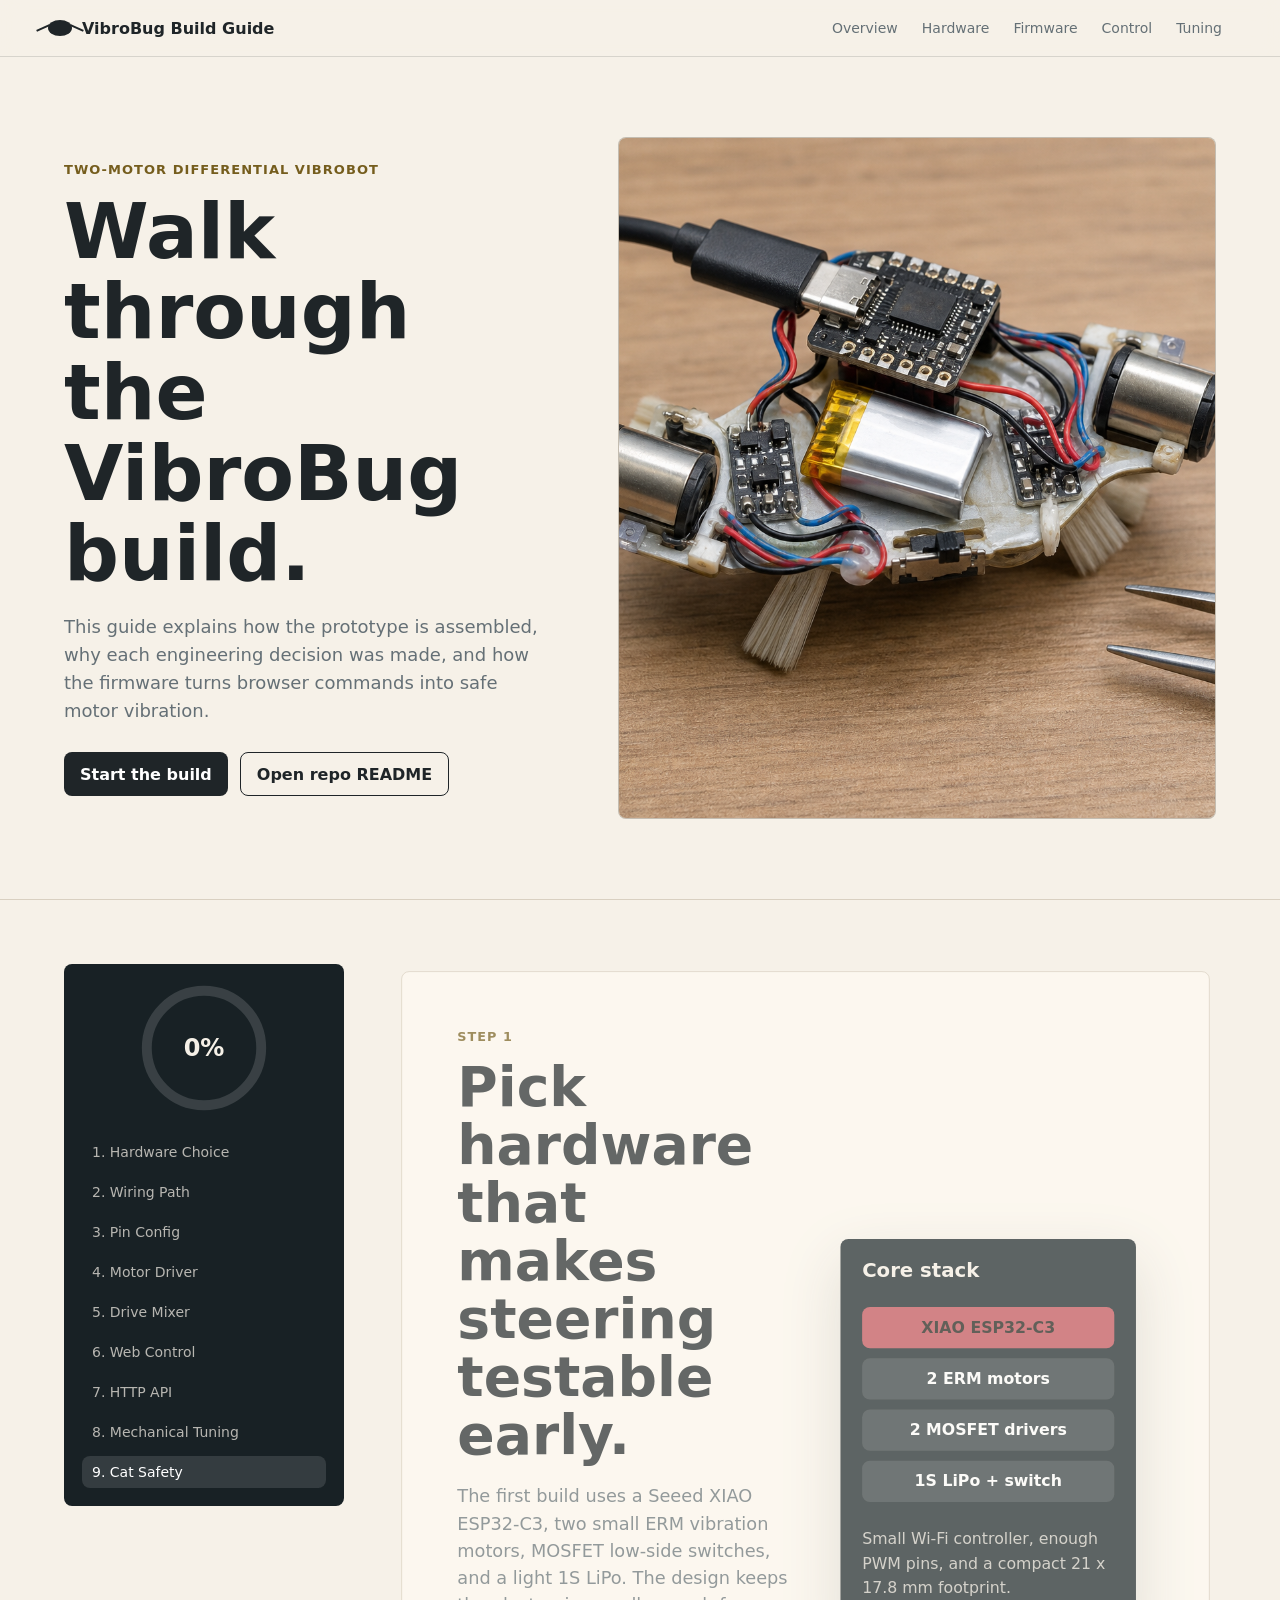
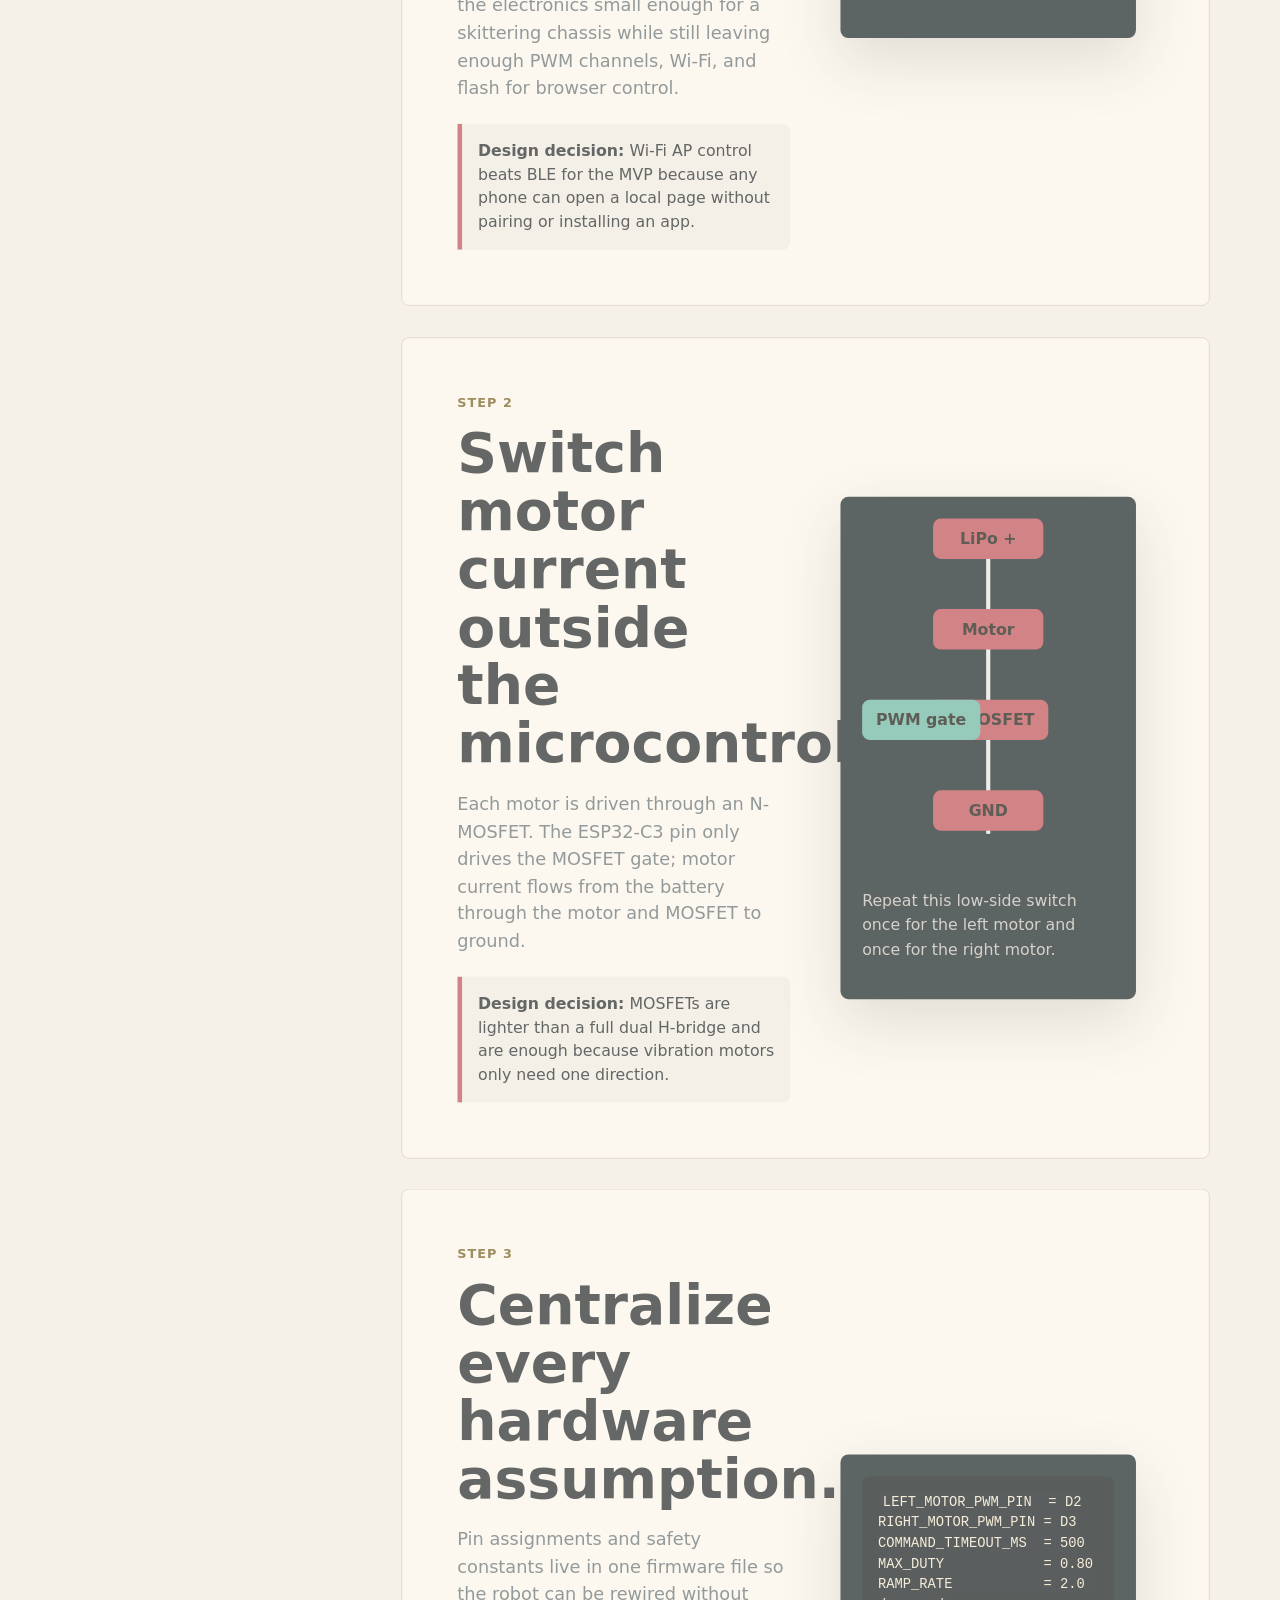
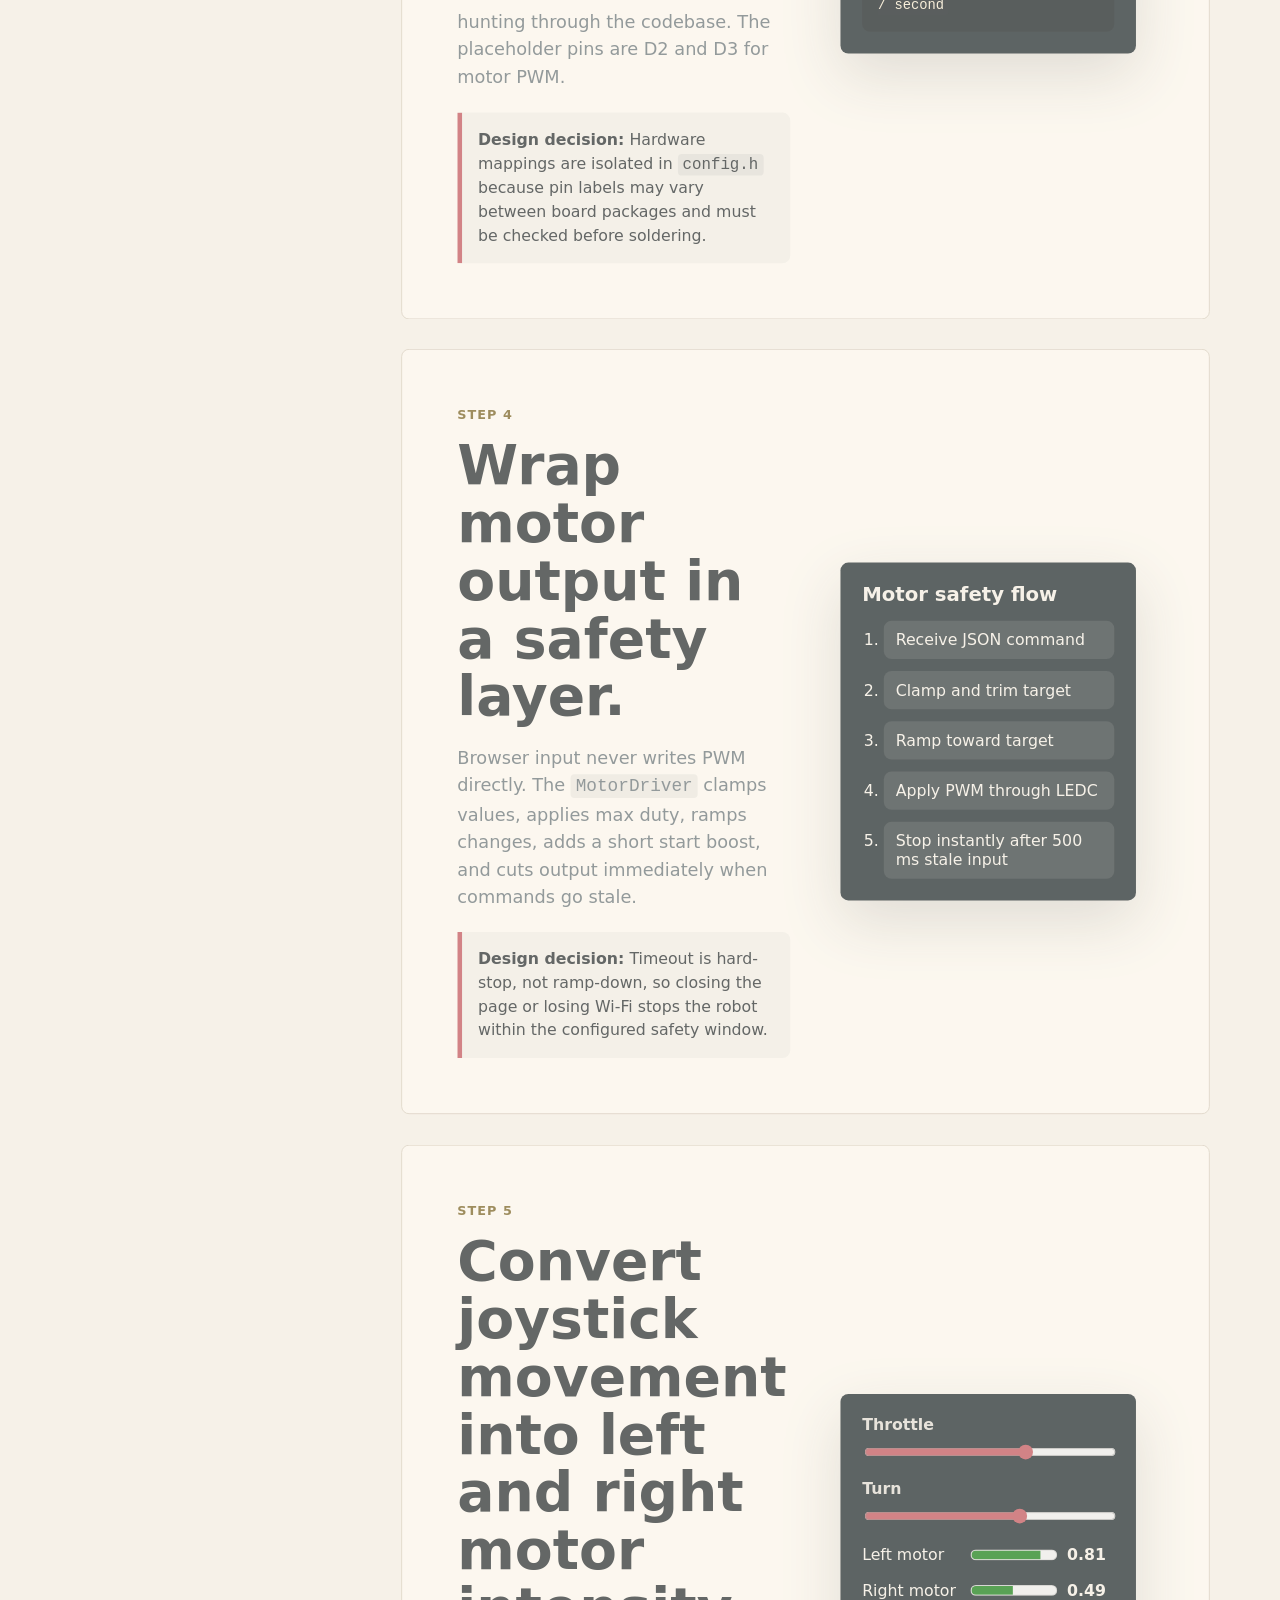
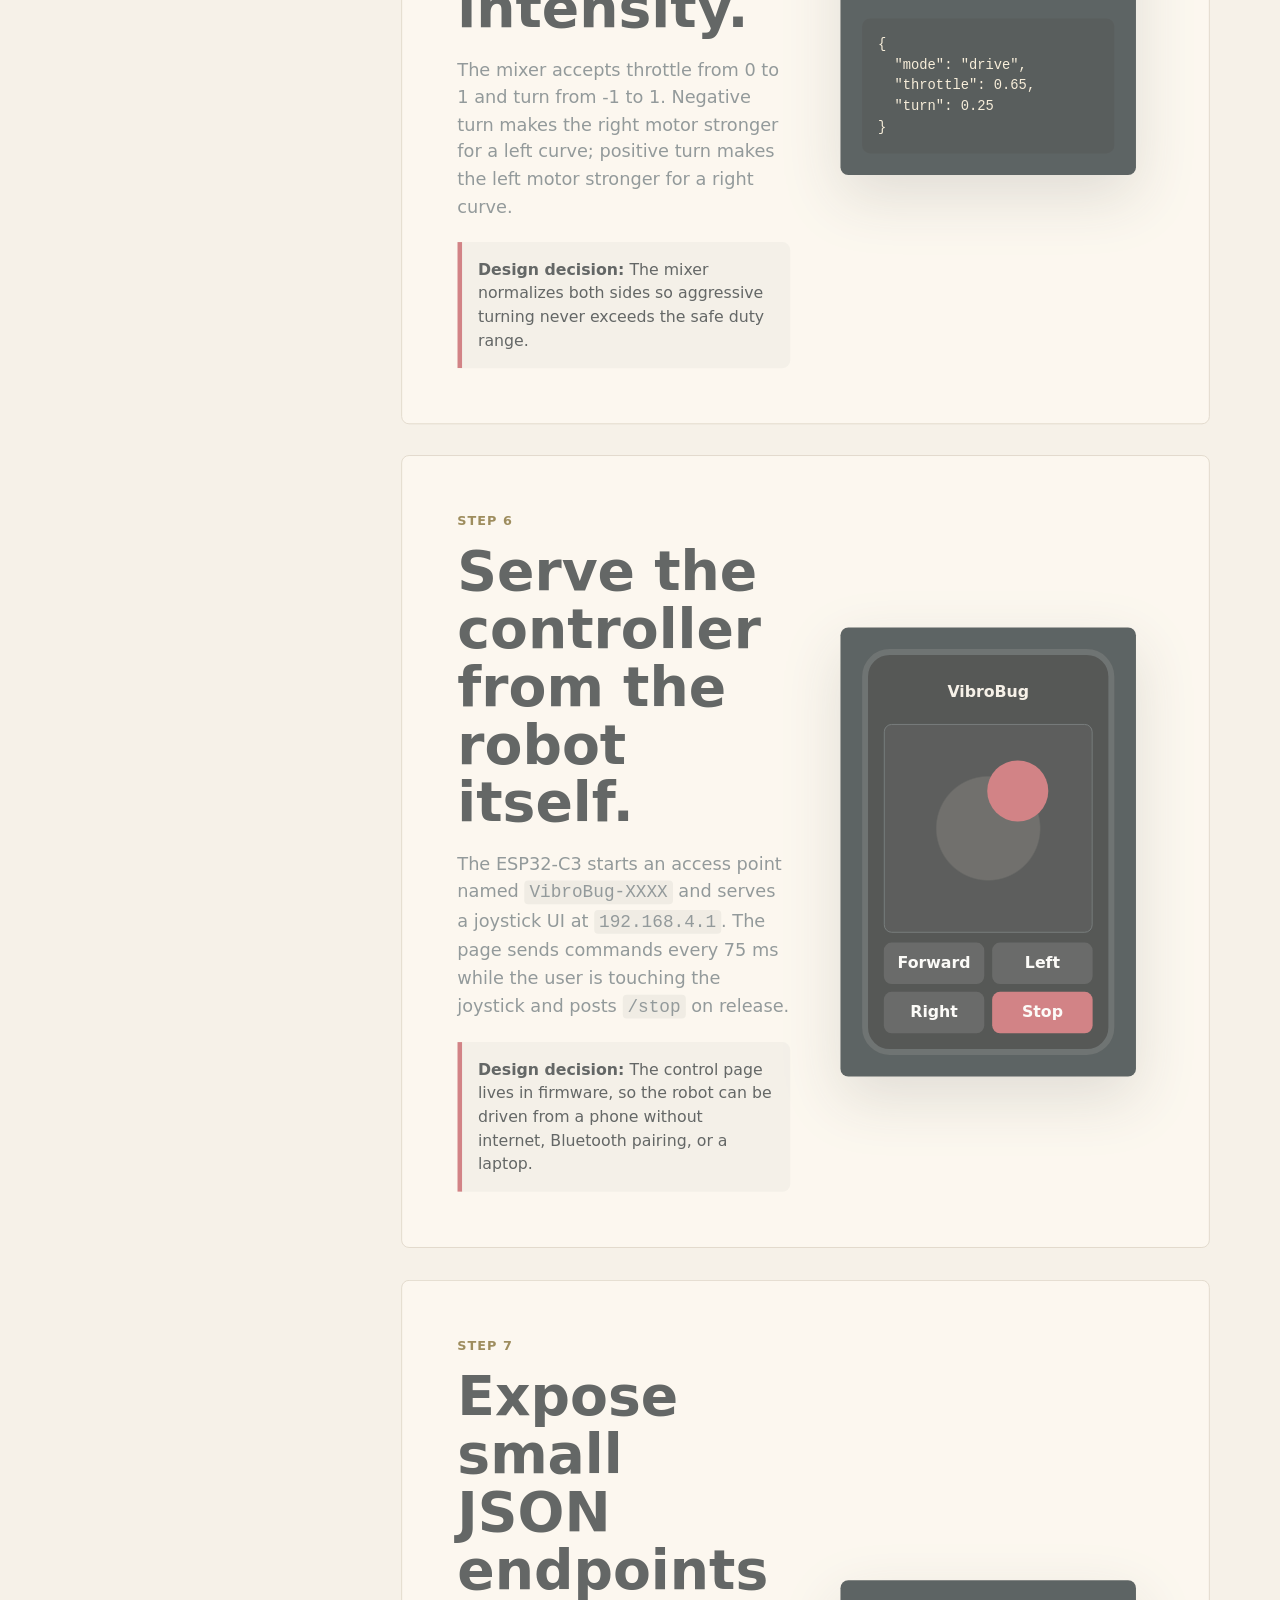
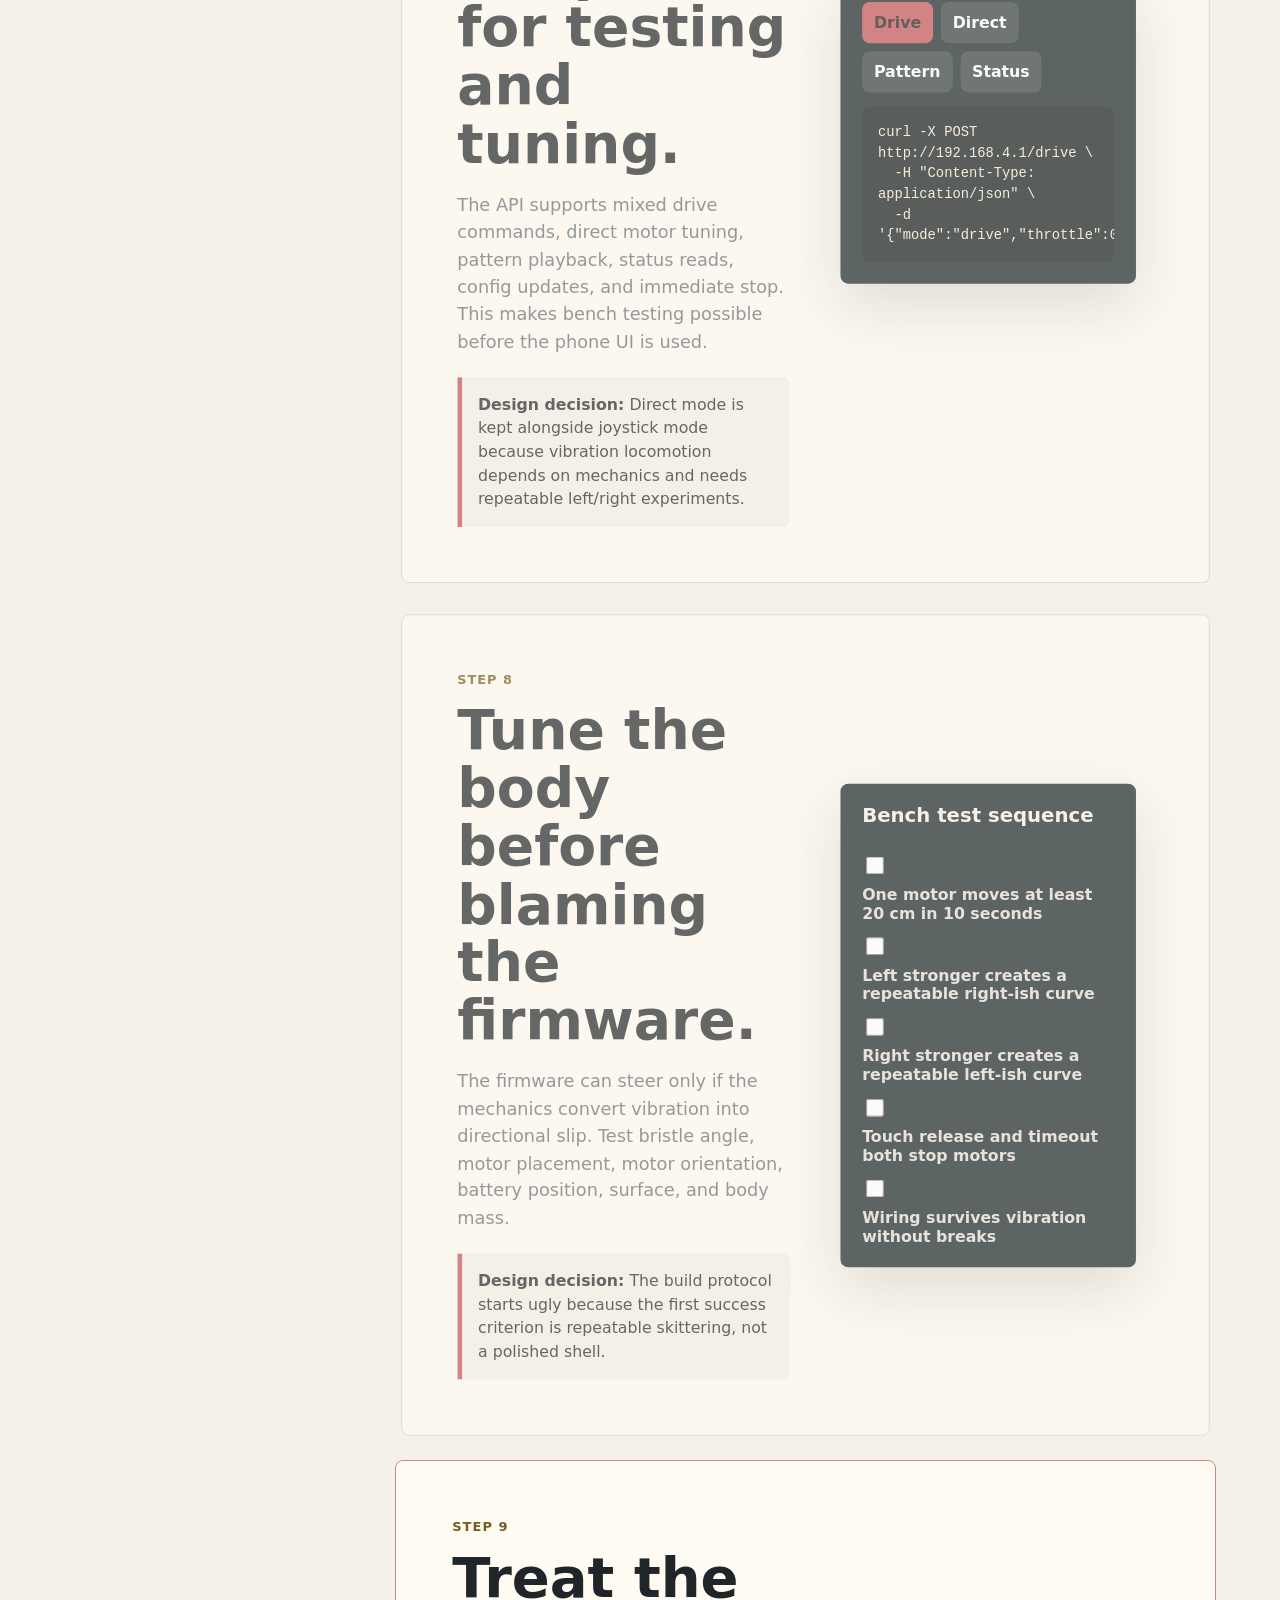
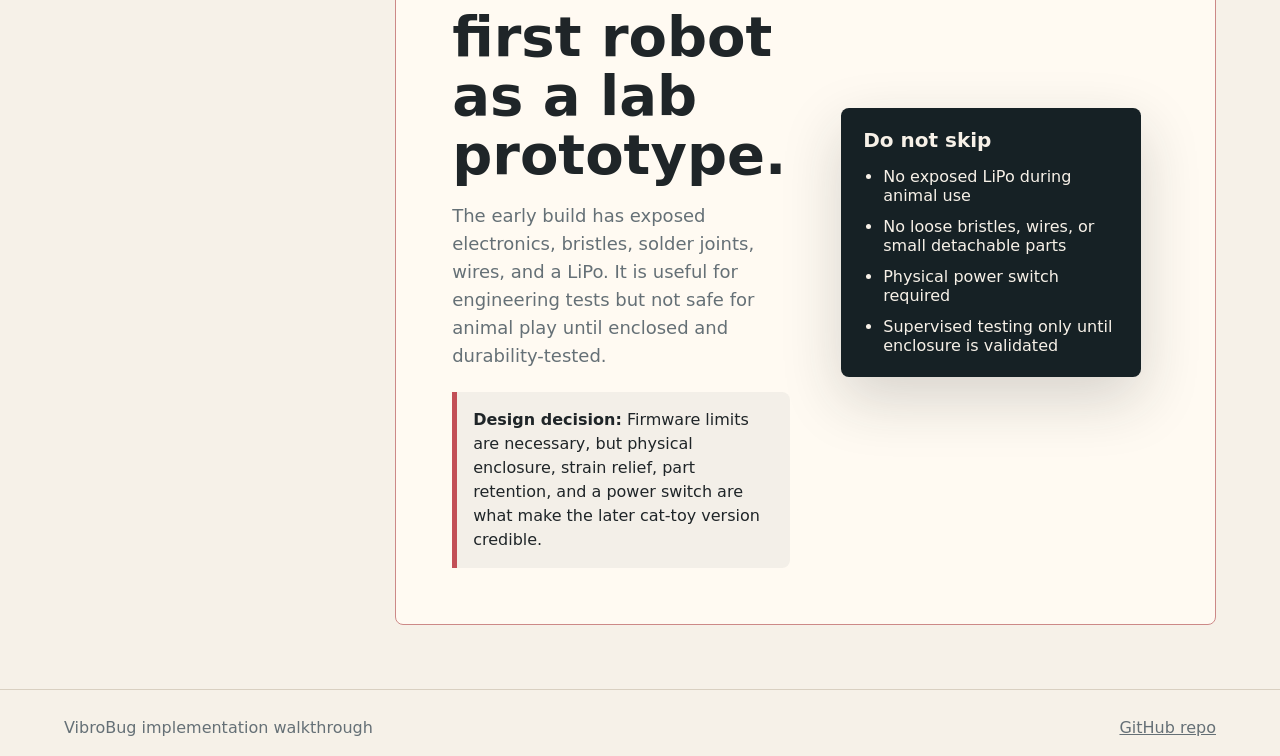
<file: site/index.html>
<!doctype html>
<html lang="en">
<head>
  <meta charset="utf-8">
  <meta name="viewport" content="width=device-width, initial-scale=1">
  <title>VibroBug Implementation Walkthrough</title>
  <meta name="description" content="Interactive implementation guide for the VibroBug two-motor vibration robot.">
  <link rel="stylesheet" href="styles.css">
</head>
<body>
  <header class="topbar">
    <a class="brand" href="#overview" aria-label="VibroBug walkthrough home">
      <span class="brand-mark"></span>
      <span>VibroBug Build Guide</span>
    </a>
    <nav aria-label="Walkthrough sections">
      <a href="#overview">Overview</a>
      <a href="#hardware">Hardware</a>
      <a href="#firmware">Firmware</a>
      <a href="#web-control">Control</a>
      <a href="#tuning">Tuning</a>
    </nav>
  </header>

  <main>
    <section class="intro" id="overview" data-step="Overview">
      <div class="intro-copy">
        <p class="eyebrow">Two-motor differential vibrobot</p>
        <h1>Walk through the VibroBug build.</h1>
        <p>
          This guide explains how the prototype is assembled, why each engineering decision was made,
          and how the firmware turns browser commands into safe motor vibration.
        </p>
        <div class="intro-actions" aria-label="Primary actions">
          <a class="button" href="#hardware">Start the build</a>
          <a class="button secondary" href="../README.md">Open repo README</a>
        </div>
      </div>
      <figure class="concept">
        <img src="../docs/images/vibrobug_concept.png" alt="Concept image of the VibroBug engineering prototype with exposed electronics and bristle legs">
      </figure>
    </section>

    <section class="walkthrough-shell" aria-label="Implementation walkthrough">
      <aside class="progress-panel" aria-label="Scroll progress">
        <div class="progress-ring" aria-hidden="true">
          <svg viewBox="0 0 120 120">
            <circle class="ring-bg" cx="60" cy="60" r="52"></circle>
            <circle class="ring-fg" cx="60" cy="60" r="52"></circle>
          </svg>
          <span id="progressValue">0%</span>
        </div>
        <ol id="stepList"></ol>
      </aside>

      <div class="steps">
        <article class="step active" id="hardware" data-step="Hardware Choice" data-accent="#e3b341">
          <div class="step-text">
            <p class="kicker">Step 1</p>
            <h2>Pick hardware that makes steering testable early.</h2>
            <p>
              The first build uses a Seeed XIAO ESP32-C3, two small ERM vibration motors,
              MOSFET low-side switches, and a light 1S LiPo. The design keeps the electronics
              small enough for a skittering chassis while still leaving enough PWM channels,
              Wi-Fi, and flash for browser control.
            </p>
            <div class="decision">
              <strong>Design decision:</strong>
              Wi-Fi AP control beats BLE for the MVP because any phone can open a local page
              without pairing or installing an app.
            </div>
          </div>
          <div class="interactive-card parts-card">
            <h3>Core stack</h3>
            <button class="part selected" data-part="controller">XIAO ESP32-C3</button>
            <button class="part" data-part="actuators">2 ERM motors</button>
            <button class="part" data-part="drivers">2 MOSFET drivers</button>
            <button class="part" data-part="power">1S LiPo + switch</button>
            <p id="partDetail">Small Wi-Fi controller, enough PWM pins, and a compact 21 x 17.8 mm footprint.</p>
          </div>
        </article>

        <article class="step" id="wiring" data-step="Wiring Path" data-accent="#4fb286">
          <div class="step-text">
            <p class="kicker">Step 2</p>
            <h2>Switch motor current outside the microcontroller.</h2>
            <p>
              Each motor is driven through an N-MOSFET. The ESP32-C3 pin only drives the MOSFET gate;
              motor current flows from the battery through the motor and MOSFET to ground.
            </p>
            <div class="decision">
              <strong>Design decision:</strong>
              MOSFETs are lighter than a full dual H-bridge and are enough because vibration motors
              only need one direction.
            </div>
          </div>
          <div class="interactive-card wiring-card">
            <div class="wiring-diagram" aria-label="Low-side MOSFET wiring diagram">
              <div class="node supply">LiPo +</div>
              <div class="wire vertical"></div>
              <div class="node motor">Motor</div>
              <div class="wire vertical"></div>
              <div class="node mosfet">N-MOSFET</div>
              <div class="wire vertical"></div>
              <div class="node ground">GND</div>
              <div class="node pwm">PWM gate</div>
              <div class="wire gate"></div>
            </div>
            <p>Repeat this low-side switch once for the left motor and once for the right motor.</p>
          </div>
        </article>

        <article class="step" id="config" data-step="Pin Config" data-accent="#d36c4d">
          <div class="step-text">
            <p class="kicker">Step 3</p>
            <h2>Centralize every hardware assumption.</h2>
            <p>
              Pin assignments and safety constants live in one firmware file so the robot can be rewired
              without hunting through the codebase. The placeholder pins are D2 and D3 for motor PWM.
            </p>
            <div class="decision">
              <strong>Design decision:</strong>
              Hardware mappings are isolated in <code>config.h</code> because pin labels may vary between
              board packages and must be checked before soldering.
            </div>
          </div>
          <div class="interactive-card code-card">
            <pre><code>LEFT_MOTOR_PWM_PIN  = D2
RIGHT_MOTOR_PWM_PIN = D3
COMMAND_TIMEOUT_MS  = 500
MAX_DUTY            = 0.80
RAMP_RATE           = 2.0 / second</code></pre>
          </div>
        </article>

        <article class="step" id="firmware" data-step="Motor Driver" data-accent="#55a3d8">
          <div class="step-text">
            <p class="kicker">Step 4</p>
            <h2>Wrap motor output in a safety layer.</h2>
            <p>
              Browser input never writes PWM directly. The <code>MotorDriver</code> clamps values, applies
              max duty, ramps changes, adds a short start boost, and cuts output immediately when commands
              go stale.
            </p>
            <div class="decision">
              <strong>Design decision:</strong>
              Timeout is hard-stop, not ramp-down, so closing the page or losing Wi-Fi stops the robot
              within the configured safety window.
            </div>
          </div>
          <div class="interactive-card timeline-card">
            <h3>Motor safety flow</h3>
            <ol class="safety-flow">
              <li>Receive JSON command</li>
              <li>Clamp and trim target</li>
              <li>Ramp toward target</li>
              <li>Apply PWM through LEDC</li>
              <li>Stop instantly after 500 ms stale input</li>
            </ol>
          </div>
        </article>

        <article class="step" id="mixer" data-step="Drive Mixer" data-accent="#9d78d8">
          <div class="step-text">
            <p class="kicker">Step 5</p>
            <h2>Convert joystick movement into left and right motor intensity.</h2>
            <p>
              The mixer accepts throttle from 0 to 1 and turn from -1 to 1. Negative turn makes the right
              motor stronger for a left curve; positive turn makes the left motor stronger for a right curve.
            </p>
            <div class="decision">
              <strong>Design decision:</strong>
              The mixer normalizes both sides so aggressive turning never exceeds the safe duty range.
            </div>
          </div>
          <div class="interactive-card mixer-card">
            <label>Throttle <input id="throttle" type="range" min="0" max="1" step="0.01" value="0.65"></label>
            <label>Turn <input id="turn" type="range" min="-1" max="1" step="0.01" value="0.25"></label>
            <div class="motor-bars">
              <div>
                <span>Left motor</span>
                <meter id="leftMeter" min="0" max="1" value="0"></meter>
                <strong id="leftValue">0.00</strong>
              </div>
              <div>
                <span>Right motor</span>
                <meter id="rightMeter" min="0" max="1" value="0"></meter>
                <strong id="rightValue">0.00</strong>
              </div>
            </div>
            <pre id="jsonPreview"></pre>
          </div>
        </article>

        <article class="step" id="web-control" data-step="Web Control" data-accent="#e06f8b">
          <div class="step-text">
            <p class="kicker">Step 6</p>
            <h2>Serve the controller from the robot itself.</h2>
            <p>
              The ESP32-C3 starts an access point named <code>VibroBug-XXXX</code> and serves a joystick UI
              at <code>192.168.4.1</code>. The page sends commands every 75 ms while the user is touching
              the joystick and posts <code>/stop</code> on release.
            </p>
            <div class="decision">
              <strong>Design decision:</strong>
              The control page lives in firmware, so the robot can be driven from a phone without internet,
              Bluetooth pairing, or a laptop.
            </div>
          </div>
          <div class="interactive-card phone-card" aria-label="Phone controller mockup">
            <div class="phone">
              <div class="phone-header">VibroBug</div>
              <div class="joystick-mock"><span></span></div>
              <div class="phone-buttons">
                <button>Forward</button>
                <button>Left</button>
                <button>Right</button>
                <button class="stop">Stop</button>
              </div>
            </div>
          </div>
        </article>

        <article class="step" id="api" data-step="HTTP API" data-accent="#69b7a6">
          <div class="step-text">
            <p class="kicker">Step 7</p>
            <h2>Expose small JSON endpoints for testing and tuning.</h2>
            <p>
              The API supports mixed drive commands, direct motor tuning, pattern playback, status reads,
              config updates, and immediate stop. This makes bench testing possible before the phone UI is used.
            </p>
            <div class="decision">
              <strong>Design decision:</strong>
              Direct mode is kept alongside joystick mode because vibration locomotion depends on mechanics
              and needs repeatable left/right experiments.
            </div>
          </div>
          <div class="interactive-card api-card">
            <div class="tabs" role="tablist" aria-label="API examples">
              <button class="tab active" data-api="drive">Drive</button>
              <button class="tab" data-api="direct">Direct</button>
              <button class="tab" data-api="pattern">Pattern</button>
              <button class="tab" data-api="status">Status</button>
            </div>
            <pre id="apiSnippet"></pre>
          </div>
        </article>

        <article class="step" id="tuning" data-step="Mechanical Tuning" data-accent="#d19a66">
          <div class="step-text">
            <p class="kicker">Step 8</p>
            <h2>Tune the body before blaming the firmware.</h2>
            <p>
              The firmware can steer only if the mechanics convert vibration into directional slip.
              Test bristle angle, motor placement, motor orientation, battery position, surface, and body mass.
            </p>
            <div class="decision">
              <strong>Design decision:</strong>
              The build protocol starts ugly because the first success criterion is repeatable skittering,
              not a polished shell.
            </div>
          </div>
          <div class="interactive-card checklist-card">
            <h3>Bench test sequence</h3>
            <label><input type="checkbox"> One motor moves at least 20 cm in 10 seconds</label>
            <label><input type="checkbox"> Left stronger creates a repeatable right-ish curve</label>
            <label><input type="checkbox"> Right stronger creates a repeatable left-ish curve</label>
            <label><input type="checkbox"> Touch release and timeout both stop motors</label>
            <label><input type="checkbox"> Wiring survives vibration without breaks</label>
          </div>
        </article>

        <article class="step" id="safety" data-step="Cat Safety" data-accent="#c24f57">
          <div class="step-text">
            <p class="kicker">Step 9</p>
            <h2>Treat the first robot as a lab prototype.</h2>
            <p>
              The early build has exposed electronics, bristles, solder joints, wires, and a LiPo. It is useful
              for engineering tests but not safe for animal play until enclosed and durability-tested.
            </p>
            <div class="decision">
              <strong>Design decision:</strong>
              Firmware limits are necessary, but physical enclosure, strain relief, part retention, and a power
              switch are what make the later cat-toy version credible.
            </div>
          </div>
          <div class="interactive-card safety-card">
            <h3>Do not skip</h3>
            <ul>
              <li>No exposed LiPo during animal use</li>
              <li>No loose bristles, wires, or small detachable parts</li>
              <li>Physical power switch required</li>
              <li>Supervised testing only until enclosure is validated</li>
            </ul>
          </div>
        </article>
      </div>
    </section>
  </main>

  <footer>
    <span>VibroBug implementation walkthrough</span>
    <a href="https://github.com/DevMarkusLejon/vibrobug">GitHub repo</a>
  </footer>

  <script src="app.js"></script>
</body>
</html>
</file>
<file: site/styles.css>
:root {
  --bg: #f6f1e8;
  --paper: #fffaf2;
  --ink: #1f2528;
  --muted: #657076;
  --line: #d9d0c1;
  --accent: #e3b341;
  --accent-dark: #755d1d;
  --panel: #182125;
  --panel-ink: #f5f0e7;
  --radius: 8px;
}

* {
  box-sizing: border-box;
}

html {
  scroll-behavior: smooth;
}

body {
  margin: 0;
  font-family: Inter, ui-sans-serif, system-ui, -apple-system, BlinkMacSystemFont, "Segoe UI", sans-serif;
  color: var(--ink);
  background: var(--bg);
}

a {
  color: inherit;
}

.topbar {
  position: sticky;
  top: 0;
  z-index: 20;
  display: flex;
  align-items: center;
  justify-content: space-between;
  gap: 24px;
  padding: 12px clamp(16px, 4vw, 48px);
  border-bottom: 1px solid rgba(31, 37, 40, 0.14);
  background: rgba(246, 241, 232, 0.92);
  backdrop-filter: blur(12px);
}

.brand {
  display: inline-flex;
  align-items: center;
  gap: 10px;
  text-decoration: none;
  font-weight: 800;
}

.brand-mark {
  width: 24px;
  height: 16px;
  border-radius: 50%;
  background: var(--ink);
  position: relative;
  display: inline-block;
}

.brand-mark::before,
.brand-mark::after {
  content: "";
  position: absolute;
  width: 14px;
  height: 2px;
  background: var(--ink);
  top: 7px;
}

.brand-mark::before {
  left: -12px;
  transform: rotate(-24deg);
}

.brand-mark::after {
  right: -12px;
  transform: rotate(24deg);
}

nav {
  display: flex;
  gap: 4px;
  flex-wrap: wrap;
  justify-content: flex-end;
}

nav a {
  text-decoration: none;
  color: var(--muted);
  font-size: 14px;
  padding: 8px 10px;
  border-radius: var(--radius);
}

nav a:hover,
nav a:focus-visible {
  background: rgba(31, 37, 40, 0.08);
  color: var(--ink);
}

.intro {
  min-height: calc(100vh - 57px);
  display: grid;
  grid-template-columns: minmax(0, 0.9fr) minmax(320px, 1.1fr);
  align-items: center;
  gap: clamp(24px, 5vw, 72px);
  padding: clamp(32px, 7vw, 80px) clamp(16px, 5vw, 72px);
  border-bottom: 1px solid var(--line);
}

.intro-copy {
  max-width: 680px;
}

.eyebrow,
.kicker {
  margin: 0 0 12px;
  text-transform: uppercase;
  letter-spacing: 0.08em;
  color: var(--accent-dark);
  font-weight: 800;
  font-size: 13px;
}

h1,
h2,
h3 {
  letter-spacing: 0;
  line-height: 1.05;
}

h1 {
  font-size: clamp(42px, 6vw, 78px);
  margin: 0 0 18px;
  overflow-wrap: anywhere;
}

h2 {
  font-size: clamp(30px, 4.5vw, 56px);
  margin: 0 0 18px;
}

h3 {
  font-size: 20px;
  margin: 0 0 16px;
}

p {
  color: var(--muted);
  font-size: 18px;
  line-height: 1.55;
}

.intro-actions {
  display: flex;
  gap: 12px;
  flex-wrap: wrap;
  margin-top: 28px;
}

.button {
  display: inline-flex;
  min-height: 44px;
  align-items: center;
  justify-content: center;
  padding: 10px 16px;
  border-radius: var(--radius);
  background: var(--ink);
  color: white;
  text-decoration: none;
  font-weight: 800;
}

.button.secondary {
  background: transparent;
  color: var(--ink);
  border: 1px solid var(--ink);
}

.concept {
  margin: 0;
  align-self: stretch;
  min-height: 420px;
  border-radius: var(--radius);
  overflow: hidden;
  border: 1px solid rgba(31, 37, 40, 0.18);
  background: #e9dfcf;
}

.concept img {
  width: 100%;
  height: 100%;
  object-fit: cover;
  display: block;
}

.walkthrough-shell {
  display: grid;
  grid-template-columns: 280px minmax(0, 1fr);
  gap: clamp(18px, 4vw, 56px);
  padding: clamp(24px, 5vw, 72px);
  align-items: start;
}

.progress-panel {
  position: sticky;
  top: 84px;
  display: grid;
  gap: 22px;
  padding: 18px;
  background: var(--panel);
  color: var(--panel-ink);
  border-radius: var(--radius);
  min-height: 420px;
}

.progress-ring {
  position: relative;
  width: 132px;
  height: 132px;
  justify-self: center;
}

.progress-ring svg {
  width: 132px;
  height: 132px;
  transform: rotate(-90deg);
}

.ring-bg,
.ring-fg {
  fill: none;
  stroke-width: 9;
}

.ring-bg {
  stroke: rgba(255, 255, 255, 0.14);
}

.ring-fg {
  stroke: var(--accent);
  stroke-dasharray: 326.73;
  stroke-dashoffset: 326.73;
  transition: stroke 180ms ease;
}

#progressValue {
  position: absolute;
  inset: 0;
  display: grid;
  place-items: center;
  font-weight: 900;
  font-size: 24px;
}

#stepList {
  list-style: none;
  margin: 0;
  padding: 0;
  display: grid;
  gap: 8px;
}

#stepList a {
  display: block;
  text-decoration: none;
  color: rgba(245, 240, 231, 0.72);
  padding: 8px 10px;
  border-radius: var(--radius);
  font-size: 14px;
}

#stepList a.active {
  background: rgba(255, 255, 255, 0.12);
  color: white;
}

.steps {
  display: grid;
  gap: 18px;
}

.step {
  min-height: 74vh;
  display: grid;
  grid-template-columns: minmax(0, 0.95fr) minmax(300px, 0.75fr);
  align-items: center;
  gap: clamp(20px, 4vw, 56px);
  padding: clamp(24px, 5vw, 56px);
  border: 1px solid var(--line);
  border-radius: var(--radius);
  background: var(--paper);
  opacity: 0.68;
  transform: scale(0.985);
  transition: opacity 220ms ease, transform 220ms ease, border-color 220ms ease;
}

.step.active {
  opacity: 1;
  transform: scale(1);
  border-color: color-mix(in srgb, var(--accent) 55%, var(--line));
}

.step-text p:last-child {
  margin-bottom: 0;
}

.decision {
  margin-top: 22px;
  padding: 16px;
  border-left: 5px solid var(--accent);
  background: rgba(31, 37, 40, 0.05);
  border-radius: 0 var(--radius) var(--radius) 0;
  color: var(--ink);
  line-height: 1.5;
}

code {
  font-family: "Cascadia Code", "SFMono-Regular", Consolas, monospace;
  background: rgba(31, 37, 40, 0.08);
  padding: 2px 5px;
  border-radius: 4px;
}

.interactive-card {
  background: #162125;
  color: #f7f1e8;
  border-radius: var(--radius);
  padding: 22px;
  box-shadow: 0 22px 60px rgba(31, 37, 40, 0.18);
  overflow: hidden;
}

.interactive-card p {
  color: rgba(247, 241, 232, 0.78);
  font-size: 16px;
}

.parts-card {
  display: grid;
  gap: 10px;
}

button,
input {
  font: inherit;
}

.part,
.tab,
.phone button {
  border: 0;
  border-radius: var(--radius);
  min-height: 42px;
  padding: 8px 12px;
  background: rgba(255, 255, 255, 0.12);
  color: white;
  font-weight: 800;
  cursor: pointer;
}

.part.selected,
.tab.active {
  background: var(--accent);
  color: #1c1b16;
}

.wiring-diagram {
  min-height: 360px;
  position: relative;
  display: grid;
  place-items: center;
}

.node {
  position: absolute;
  min-width: 112px;
  text-align: center;
  padding: 11px 14px;
  border-radius: var(--radius);
  background: var(--accent);
  color: #171813;
  font-weight: 900;
  z-index: 2;
}

.supply { top: 0; }
.motor { top: 92px; }
.mosfet { top: 184px; }
.ground { top: 276px; }
.pwm { left: 0; top: 184px; background: #69b7a6; }

.wire {
  position: absolute;
  background: rgba(255, 255, 255, 0.55);
}

.wire.vertical {
  width: 4px;
  height: 292px;
  top: 28px;
  left: calc(50% - 2px);
}

.wire.gate {
  width: calc(50% - 90px);
  height: 4px;
  left: 110px;
  top: 205px;
}

pre {
  margin: 0;
  white-space: pre-wrap;
  overflow-x: auto;
  color: #f8ecd3;
  background: rgba(0, 0, 0, 0.26);
  padding: 16px;
  border-radius: var(--radius);
  font-size: 14px;
  line-height: 1.5;
}

.safety-flow {
  margin: 0;
  padding-left: 22px;
  display: grid;
  gap: 12px;
}

.safety-flow li {
  padding: 10px 12px;
  border-radius: var(--radius);
  background: rgba(255, 255, 255, 0.1);
}

.mixer-card {
  display: grid;
  gap: 18px;
}

.mixer-card label,
.checklist-card label {
  display: grid;
  gap: 8px;
  color: rgba(247, 241, 232, 0.9);
  font-weight: 750;
}

input[type="range"] {
  width: 100%;
  accent-color: var(--accent);
}

.motor-bars {
  display: grid;
  gap: 14px;
}

.motor-bars div {
  display: grid;
  grid-template-columns: 100px 1fr 48px;
  align-items: center;
  gap: 10px;
}

meter {
  width: 100%;
  height: 22px;
}

.phone {
  max-width: 260px;
  margin: 0 auto;
  padding: 16px;
  border-radius: 28px;
  background: #0b0f11;
  border: 6px solid #30383b;
}

.phone-header {
  height: 44px;
  display: grid;
  place-items: center;
  font-weight: 900;
}

.joystick-mock {
  aspect-ratio: 1;
  border-radius: var(--radius);
  background: radial-gradient(circle, #333 0 35%, #15191b 36% 100%);
  border: 1px solid #3e484c;
  display: grid;
  place-items: center;
  margin: 10px 0;
}

.joystick-mock span {
  width: 62px;
  height: 62px;
  border-radius: 50%;
  background: var(--accent);
  transform: translate(30px, -38px);
  animation: drift 2.5s ease-in-out infinite;
}

@keyframes drift {
  0%, 100% { transform: translate(30px, -38px); }
  50% { transform: translate(-28px, -20px); }
}

.phone-buttons {
  display: grid;
  grid-template-columns: 1fr 1fr;
  gap: 8px;
}

.phone button.stop {
  background: #c24f57;
}

.tabs {
  display: flex;
  gap: 8px;
  flex-wrap: wrap;
  margin-bottom: 14px;
}

.checklist-card {
  display: grid;
  gap: 12px;
}

.checklist-card input {
  width: 18px;
  height: 18px;
  accent-color: var(--accent);
}

.safety-card ul {
  margin: 0;
  padding-left: 20px;
  display: grid;
  gap: 12px;
}

footer {
  display: flex;
  justify-content: space-between;
  gap: 16px;
  padding: 28px clamp(16px, 5vw, 72px);
  border-top: 1px solid var(--line);
  color: var(--muted);
}

@media (max-width: 980px) {
  .intro,
  .walkthrough-shell,
  .step {
    grid-template-columns: 1fr;
  }

  .progress-panel {
    position: relative;
    top: auto;
    min-height: 0;
    grid-template-columns: auto 1fr;
    align-items: center;
  }

  #stepList {
    grid-template-columns: repeat(2, minmax(0, 1fr));
  }

  .concept {
    min-height: 320px;
  }
}

@media (max-width: 640px) {
  .topbar {
    align-items: flex-start;
    flex-direction: column;
  }

  nav {
    justify-content: flex-start;
  }

  .intro {
    min-height: auto;
  }

  .progress-panel {
    grid-template-columns: 1fr;
  }

  #stepList {
    grid-template-columns: 1fr;
  }

  .step {
    min-height: auto;
  }

  .motor-bars div {
    grid-template-columns: 1fr;
  }

  footer {
    flex-direction: column;
  }
}
</file>
